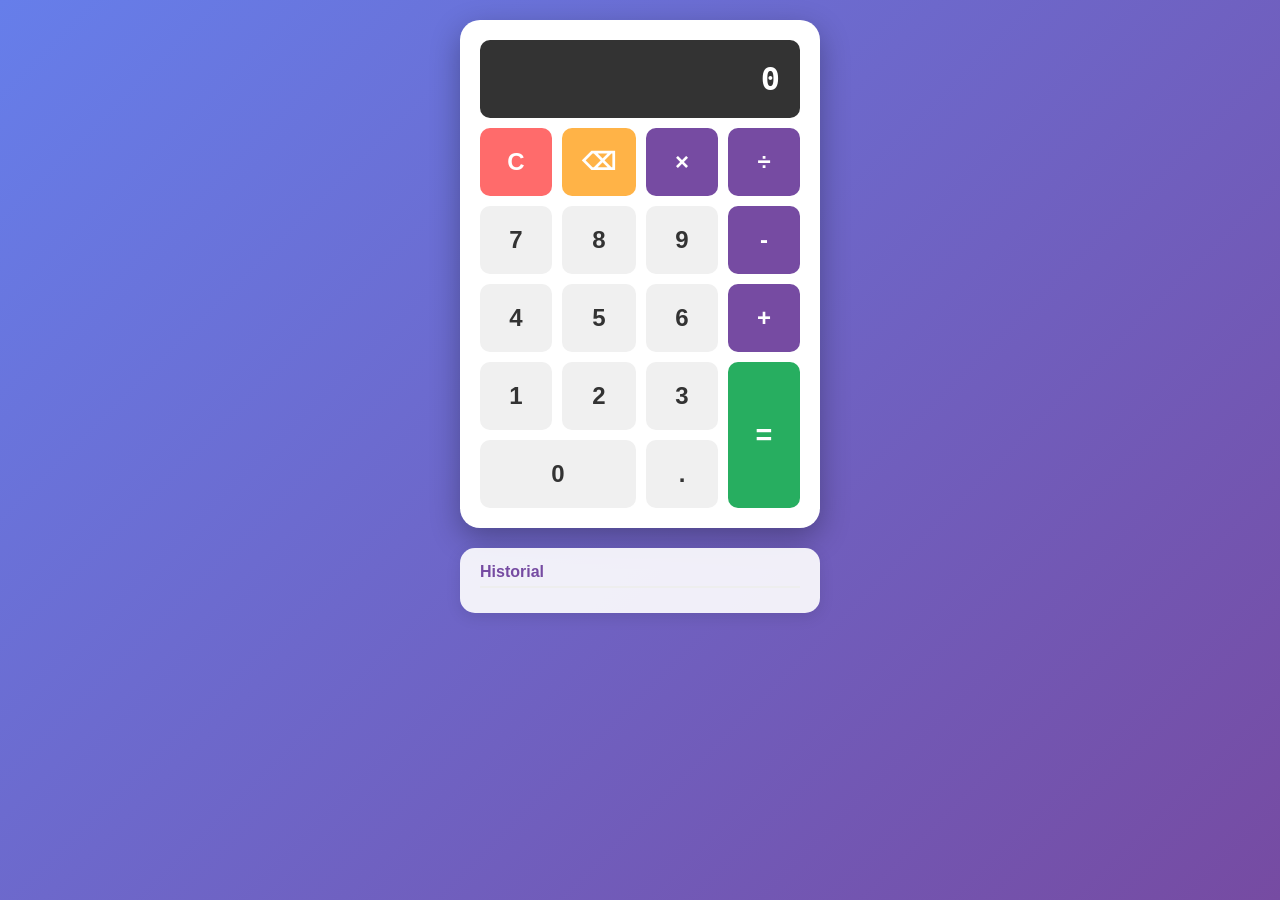
<file: index.html>
<!DOCTYPE html>
<html lang="es">
<head>
  <meta charset="UTF-8">
  <meta name="viewport" content="width=device-width, initial-scale=1.0">
  <title>Calculadora — Jobie TECH v2.0</title>
  <link rel="stylesheet" href="styles.css">
</head>
<body>

  <div class="calculadora">
    <div class="pantalla" id="pantalla">0</div>

    <div class="botones">
      <button onclick="limpiar()">C</button>
      <button onclick="borrar()">⌫</button>
      <button onclick="operacion('*')">×</button>
      <button onclick="operacion('/')">÷</button>

      <button onclick="agregarNumero('7')">7</button>
      <button onclick="agregarNumero('8')">8</button>
      <button onclick="agregarNumero('9')">9</button>
      <button onclick="operacion('-')">-</button>

      <button onclick="agregarNumero('4')">4</button>
      <button onclick="agregarNumero('5')">5</button>
      <button onclick="agregarNumero('6')">6</button>
      <button onclick="operacion('+')">+</button>

      <button onclick="agregarNumero('1')">1</button>
      <button onclick="agregarNumero('2')">2</button>
      <button onclick="agregarNumero('3')">3</button>
      <button onclick="calcular()" class="btn-igual">=</button>

      <button onclick="agregarNumero('0')" class="btn-cero">0</button>
      <button onclick="agregarNumero('.')">.</button>
    </div>
  </div>

  <div class="historial-contenedor">
    <h3>Historial</h3>
    <ul id="lista-historial"></ul>
  </div>

  <script src="script.js"></script>
</body>
</html>
</file>
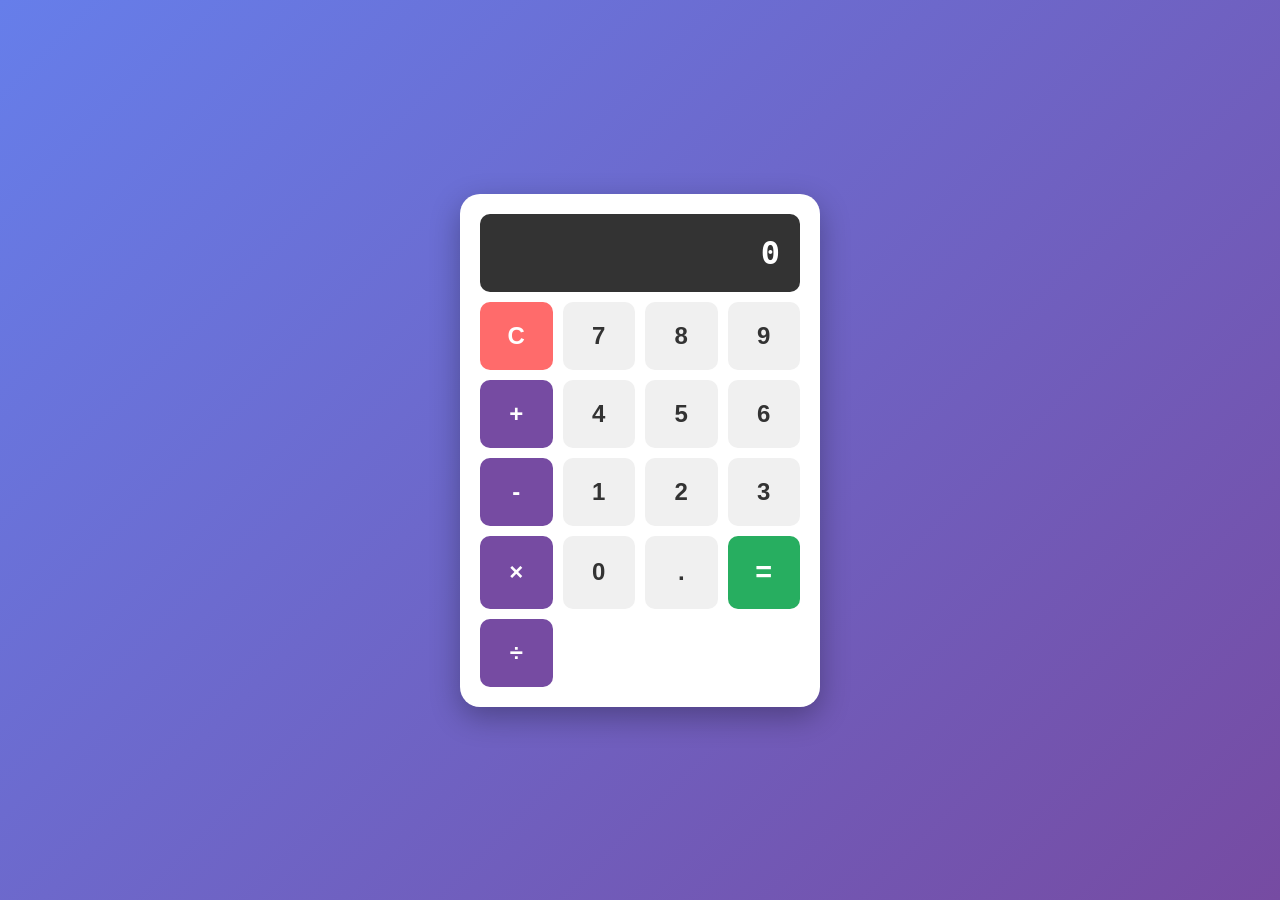
<file: calculadora/index.html>
<!DOCTYPE html>
<html lang="es">
<head>
  <meta charset="UTF-8">
  <meta name="viewport" content="width=device-width, initial-scale=1.0">
  <title>Calculadora — Jobie TECH</title>
  <link rel="stylesheet" href="styles.css">
</head>
<body>

  <div class="calculadora">
    <div class="pantalla" id="pantalla">0</div>

    <div class="botones">
      <button onclick="limpiar()">C</button>
      <button onclick="agregarNumero('7')">7</button>
      <button onclick="agregarNumero('8')">8</button>
      <button onclick="agregarNumero('9')">9</button>
      <button onclick="operacion('+')">+</button>

      <button onclick="agregarNumero('4')">4</button>
      <button onclick="agregarNumero('5')">5</button>
      <button onclick="agregarNumero('6')">6</button>
      <button onclick="operacion('-')">-</button>

      <button onclick="agregarNumero('1')">1</button>
      <button onclick="agregarNumero('2')">2</button>
      <button onclick="agregarNumero('3')">3</button>
      <button onclick="operacion('*')">×</button>

      <button onclick="agregarNumero('0')">0</button>
      <button onclick="agregarNumero('.')">.</button>
      <button onclick="calcular()">=</button>
      <button onclick="operacion('/')">÷</button>
    </div>
  </div>

  <script src="script.js"></script>
</body>
</html>
</file>
<file: styles.css>
* {
  margin: 0;
  padding: 0;
  box-sizing: border-box;
}

body {
  font-family: Arial, sans-serif;
  display: flex;
  flex-direction: column;
  align-items: center;
  min-height: 100vh;
  background: linear-gradient(135deg, #667eea 0%, #764ba2 100%);
  padding: 20px;
  gap: 20px;
}

.calculadora {
  background: white;
  border-radius: 20px;
  padding: 20px;
  box-shadow: 0 10px 30px rgba(0, 0, 0, 0.3);
  width: 100%;
  max-width: 360px;
}

.pantalla {
  background: #333;
  color: white;
  font-size: 2rem;
  padding: 20px;
  text-align: right;
  border-radius: 10px;
  margin-bottom: 10px;
  min-height: 60px;
  word-wrap: break-word;
  font-family: "SF Mono", "Consolas", monospace;
  font-weight: 700;
}

.botones {
  display: grid;
  grid-template-columns: repeat(4, 1fr);
  gap: 10px;
}

button {
  padding: 20px;
  font-size: 1.5rem;
  border: none;
  border-radius: 10px;
  background: #f0f0f0;
  color: #333;
  font-family: inherit;
  font-weight: 600;
  cursor: pointer;
  transition: all 0.2s;
}

button:hover { background: #e0e0e0; }
button:active { transform: scale(0.95); }

button[onclick="limpiar()"] { background: #ff6b6b; color: white; }
button[onclick="borrar()"] { background: #ffb347; color: white; }
button[onclick^="operacion"] { background: #764ba2; color: white; }
button[onclick="calcular()"] { background: #27ae60; color: white; font-size: 1.8rem; grid-row: span 2; }

.btn-cero { grid-column: span 2; }

/* Estilos del historial */
.historial-contenedor {
  background: rgba(255, 255, 255, 0.9);
  border-radius: 15px;
  padding: 15px 20px;
  width: 100%;
  max-width: 360px;
  box-shadow: 0 4px 15px rgba(0, 0, 0, 0.1);
}

.historial-contenedor h3 {
  font-size: 1rem;
  color: #764ba2;
  margin-bottom: 10px;
  border-bottom: 2px solid #eee;
  padding-bottom: 5px;
}

#lista-historial {
  list-style: none;
  max-height: 120px;
  overflow-y: auto;
  font-family: "SF Mono", monospace;
  font-size: 0.9rem;
  color: #555;
}

#lista-historial li {
  padding: 5px 0;
  border-bottom: 1px dashed #eee;
}

#lista-historial li:last-child {
  border-bottom: none;
  font-weight: bold;
  color: #27ae60;
}
</file>
<file: calculadora/styles.css>
* {
  margin: 0;
  padding: 0;
  box-sizing: border-box;
}

body {
  font-family: Arial, sans-serif;
  display: flex;
  justify-content: center;
  align-items: center;
  min-height: 100vh;
  background: linear-gradient(135deg, #667eea 0%, #764ba2 100%);
  padding: 20px;
}

.calculadora {
  background: white;
  border-radius: 20px;
  padding: 20px;
  box-shadow: 0 10px 30px rgba(0, 0, 0, 0.3);
  width: 100%;
  max-width: 360px;
}

.pantalla {
  background: #333;
  color: white;
  font-size: 2rem;
  padding: 20px;
  text-align: right;
  border-radius: 10px;
  margin-bottom: 10px;
  min-height: 60px;
  word-wrap: break-word;
  font-family: "SF Mono", "Consolas", monospace;
  font-weight: 700;
  overflow: hidden;
  display: flex;
  align-items: flex-end;
  justify-content: flex-end;
}

.botones {
  display: grid;
  grid-template-columns: repeat(4, 1fr);
  gap: 10px;
}

button {
  padding: 20px;
  font-size: 1.5rem;
  border: none;
  border-radius: 10px;
  background: #f0f0f0;
  color: #333;
  font-family: inherit;
  font-weight: 600;
  cursor: pointer;
  transition: all 0.2s;
  user-select: none;
}

button:hover {
  background: #e0e0e0;
  transform: scale(1.05);
  box-shadow: 0 4px 12px rgba(0, 0, 0, 0.15);
}

button:active {
  transform: scale(0.95);
}

button[onclick="limpiar()"] {
  background: #ff6b6b;
  color: white;
}

button[onclick="limpiar()"]:hover {
  background: #ee5a5a;
  box-shadow: 0 4px 12px rgba(255, 107, 107, 0.4);
}

button[onclick^="operacion"] {
  background: #764ba2;
  color: white;
}

button[onclick^="operacion"]:hover {
  background: #6a3f96;
  box-shadow: 0 4px 12px rgba(118, 75, 162, 0.4);
}

button[onclick="calcular()"] {
  background: #27ae60;
  color: white;
  font-size: 1.8rem;
  font-weight: 700;
}

button[onclick="calcular()"]:hover {
  background: #229954;
  box-shadow: 0 4px 12px rgba(39, 174, 96, 0.4);
}

@media (max-width: 400px) {
  body { padding: 10px; }
  .calculadora { padding: 14px; border-radius: 16px; }
  .pantalla { font-size: 1.5rem; padding: 14px; min-height: 50px; }
  button { padding: 14px; font-size: 1.2rem; }
  button[onclick="calcular()"] { font-size: 1.5rem; }
}
</file>
